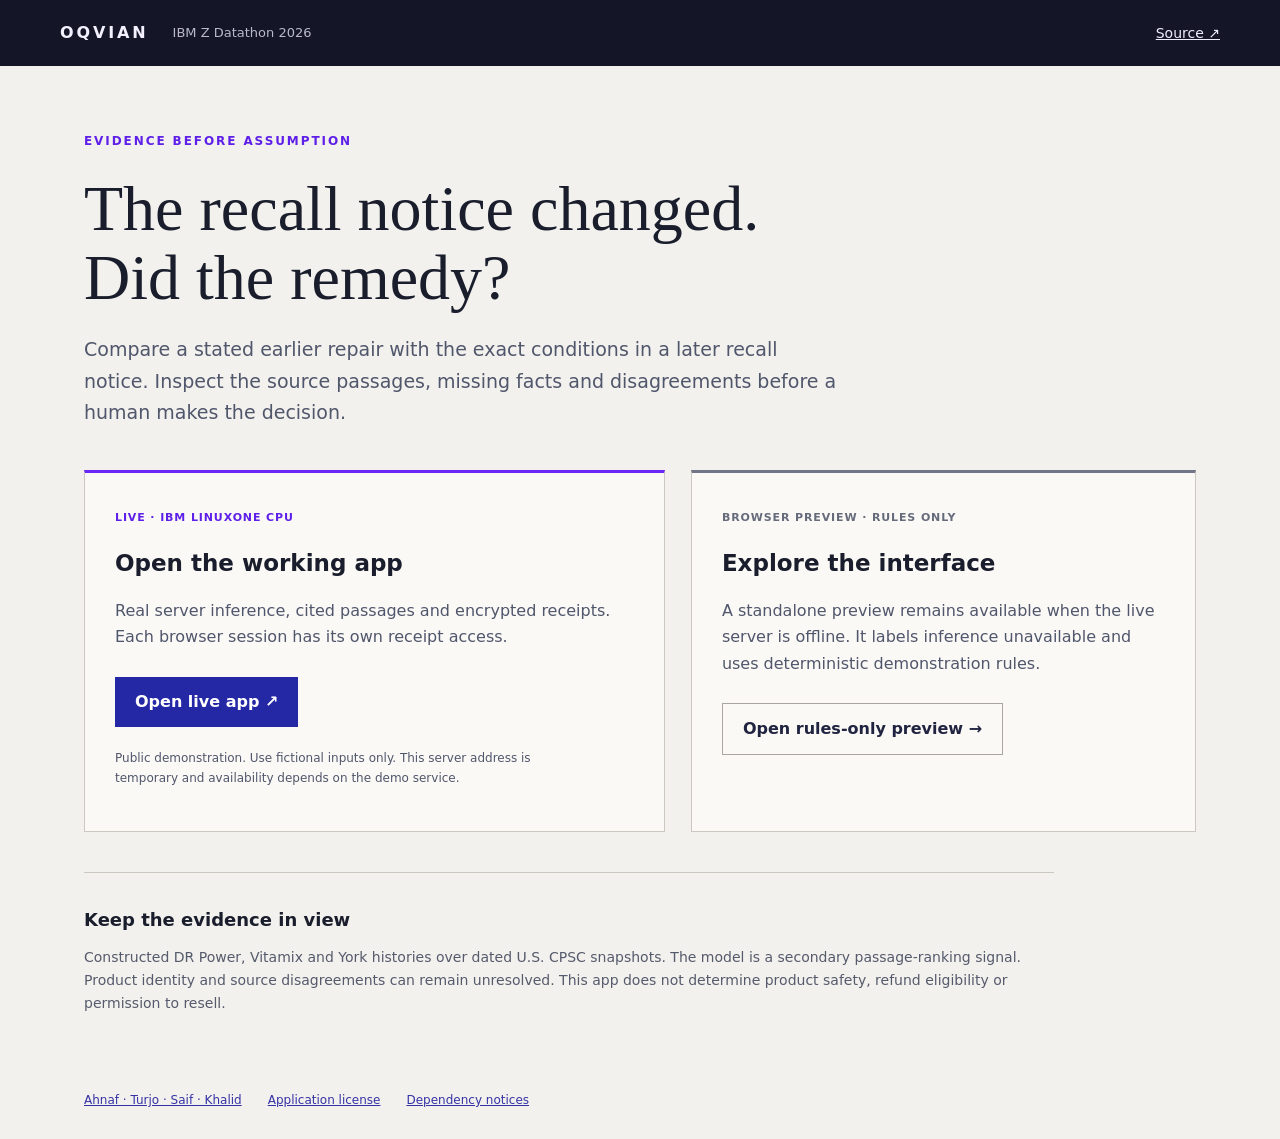
<file: index.html>
<!doctype html><html lang="en"><head><meta charset="utf-8"><meta name="viewport" content="width=device-width, initial-scale=1"><title>OQVIAN · Recall Remedy Review</title><link rel="stylesheet" href="entry.css"></head><body><header><strong>OQVIAN</strong><span>IBM Z Datathon 2026</span><a href="https://github.com/Ahnaf-Code55/oqvian-recall-remedy-review-release">Source ↗</a></header><main><p class="eyebrow">EVIDENCE BEFORE ASSUMPTION</p><h1>The recall notice changed.<br>Did the remedy?</h1><p class="intro">Compare a stated earlier repair with the exact conditions in a later recall notice. Inspect the source passages, missing facts and disagreements before a human makes the decision.</p><section class="choices"><article><span class="tag">LIVE · IBM LINUXONE CPU</span><h2>Open the working app</h2><p>Real server inference, cited passages and encrypted receipts. Each browser session has its own receipt access.</p><a class="button" href="https://webmaster-correct-tin-dev.trycloudflare.com">Open live app ↗</a><p class="small">Public demonstration. Use fictional inputs only. This server address is temporary and availability depends on the demo service.</p></article><article><span class="tag secondary">BROWSER PREVIEW · RULES ONLY</span><h2>Explore the interface</h2><p>A standalone preview remains available when the live server is offline. It labels inference unavailable and uses deterministic demonstration rules.</p><a class="button outline" href="preview/">Open rules-only preview →</a></article></section><section class="limits"><h2>Keep the evidence in view</h2><p>Constructed DR Power, Vitamix and York histories over dated U.S. CPSC snapshots. The model is a secondary passage-ranking signal. Product identity and source disagreements can remain unresolved. This app does not determine product safety, refund eligibility or permission to resell.</p></section></main><footer><a href="https://github.com/Ahnaf-Code55/oqvian-recall-remedy-review-release/blob/main/CONTRIBUTORS.md">Ahnaf · Turjo · Saif · Khalid</a><a href="LICENSE">Application license</a><a href="THIRD-PARTY-LICENSES.txt">Dependency notices</a></footer></body></html>
</file>
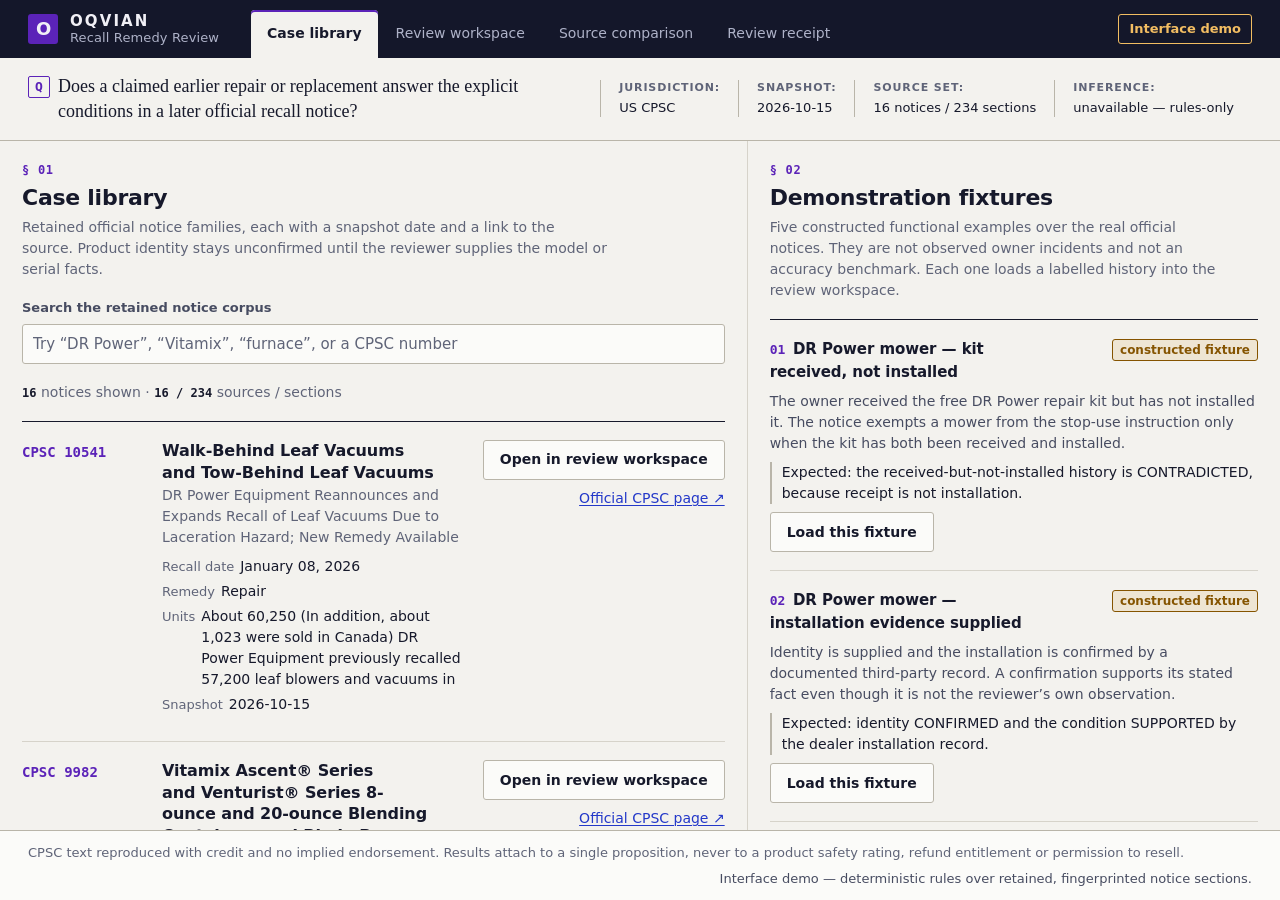
<file: preview/index.html>
<!doctype html>
<html lang="en">
  <head>
    <meta charset="UTF-8" />
    <meta name="viewport" content="width=device-width, initial-scale=1.0" />
    <meta
      name="description"
      content="OQVIAN Recall Remedy Review — does a claimed earlier repair or replacement answer the explicit conditions in a later official recall notice?"
    />
    <title>OQVIAN · Recall Remedy Review</title>
    <script type="module" crossorigin src="./assets/index-BvQ4Pu4I.js"></script>
    <link rel="stylesheet" crossorigin href="./assets/index-B1-gV4VH.css">
  </head>
  <body>
    <div id="root"></div>
  </body>
</html>
</file>
<file: entry.css>
*{box-sizing:border-box}body{margin:0;background:#f2f1ed;color:#191d2c;font:16px/1.65 system-ui,sans-serif}header{background:#141627;color:#f3f1ff;display:flex;align-items:center;gap:24px;padding:20px max(24px,calc((100% - 1160px)/2))}header strong{letter-spacing:.18em}header span{font-size:13px;color:#b9b8cd}header a{margin-left:auto;color:#efecff;font-size:14px}main{max-width:1160px;margin:auto;padding:54px 24px}.eyebrow{font-size:12px;letter-spacing:.16em;color:#5e20e8;font-weight:700}h1{font:clamp(36px,5vw,64px)/1.08 Georgia,serif;margin:22px 0;max-width:950px}.intro{max-width:760px;font-size:19px;color:#50566b}.choices{display:grid;grid-template-columns:1.15fr 1fr;gap:26px;margin-top:42px}article{border:1px solid #cbc8bf;background:#faf9f6;padding:30px;border-top:3px solid #6b27f5}article+article{border-top-color:#717586}.tag{font-size:11px;letter-spacing:.08em;color:#5e20e8;font-weight:750}.secondary{color:#666b7b}h2{font-size:23px;line-height:1.3}article p{color:#50566b}.button{display:inline-block;padding:12px 20px;background:#2428a5;color:white;text-decoration:none;font-weight:700;margin:10px 0}.outline{background:transparent;border:1px solid #a9a6a0;color:#202440}.small{font-size:12px;max-width:440px}.limits{border-top:1px solid #cbc8bf;margin-top:40px;padding-top:20px;max-width:970px}.limits h2{font-size:18px}.limits p{color:#555a6c;font-size:14px}footer{max-width:1160px;margin:auto;padding:8px 24px 28px;display:flex;gap:26px;font-size:12px}a{color:#3532a5}a:focus-visible{outline:3px solid #a88cf0;outline-offset:4px}@media(max-width:700px){header{padding:16px 20px;flex-wrap:wrap;gap:12px}header span{order:3;width:100%}main{padding-top:32px}.choices{grid-template-columns:1fr}article{padding:24px}footer{flex-wrap:wrap}}
</file>
<file: preview/assets/index-B1-gV4VH.css>
:root{--bg:#f3f2ee;--sheet:#fbfbf9;--sheet-2:#eceae4;--ink:#16192b;--ink-2:#474c61;--ink-3:#5f6478;--rule:#d6d3ca;--rule-strong:#b9b5a9;--accent:#2338c9;--accent-soft:#2338c914;--mark:#5b23b8;--mark-fold:#dcd2f2;--cover:#14172a;--cover-ink:#f1f0f6;--cover-ink-2:#aeb2c8;--ok:#1d6b3f;--ok-soft:#1d6b3f14;--warn:#855400;--warn-soft:#c487141f;--danger:#b3261e;--danger-soft:#b3261e12;--info:#22558a;--info-soft:#22558a14;--quote-bg:#fff;--radius:3px;--gap:24px;--ease-out:cubic-bezier(.22, 1, .36, 1);--font-ui:"IBM Plex Sans", "Source Sans 3", "Segoe UI Variable Text", "Segoe UI", system-ui, sans-serif;--font-serif:"Charter", "Bitstream Charter", "Iowan Old Style", "Source Serif 4", "Palatino Linotype", Georgia, serif;--font-mono:"IBM Plex Mono", "JetBrains Mono", "Cascadia Mono", ui-monospace, SFMono-Regular, Consolas, monospace;--lightningcss-light:initial;--lightningcss-dark: ;color-scheme:light}*{box-sizing:border-box}html,body,#root{height:100%}html{-webkit-font-smoothing:antialiased;-moz-osx-font-smoothing:grayscale}body{background:var(--bg);color:var(--ink);font-family:var(--font-ui);margin:0;font-size:15px;line-height:1.5}h1,h2,h3,h4{letter-spacing:-.005em;text-wrap:balance;margin:0;font-weight:600}p,li{text-wrap:pretty;margin:0}a{color:var(--accent);text-underline-offset:2px;text-decoration-thickness:1px}a:hover{text-decoration-thickness:2px}button{font:inherit}:focus-visible{outline:2px solid var(--accent);outline-offset:2px}.mono{font-family:var(--font-mono);font-variant-numeric:tabular-nums;font-size:.86em}::selection{background:#2338c92e}*{scrollbar-width:thin;scrollbar-color:var(--rule-strong) transparent}.app{grid-template-rows:auto auto 1fr auto;grid-template-columns:minmax(0,1fr);height:100%;min-height:100vh;display:grid}.topbar{background:var(--cover);color:var(--cover-ink);align-items:stretch;gap:32px;padding:0 28px;display:flex}.topbar__brand{align-items:center;gap:12px;min-width:0;padding:12px 0;display:flex}.topbar__mark{border-radius:var(--radius);width:30px;height:30px;color:var(--cover-ink);background:var(--mark);letter-spacing:-.06em;flex:none;place-items:center;font-size:18px;font-weight:800;display:grid}.topbar__name{letter-spacing:.14em;font-size:15px;font-weight:700;line-height:1.2}.topbar__sub{letter-spacing:.01em;color:var(--cover-ink-2);font-size:13px;font-weight:400;display:block}.topbar__nav{flex-wrap:wrap;align-items:stretch;gap:2px;padding-top:10px;display:flex}.nav-btn{isolation:isolate;color:var(--cover-ink-2);cursor:pointer;background:0 0;border:0;min-height:46px;padding:0 16px;font-size:14px;font-weight:500;transition-property:color;transition-duration:.15s;position:relative}.nav-btn:after{content:"";z-index:-1;background:var(--bg);box-shadow:inset 0 2px 0 var(--mark);opacity:0;transition-property:opacity,transform;transition-duration:.22s;transition-timing-function:var(--ease-out);border-radius:4px 4px 0 0;position:absolute;inset:0;transform:translateY(6px)}.nav-btn:hover{color:var(--cover-ink)}.nav-btn--active,.nav-btn--active:hover{color:var(--ink);font-weight:600}.nav-btn--active:after{opacity:1;transform:none}.nav-btn:focus-visible{outline-color:var(--cover-ink);outline-offset:-4px}.nav-btn--active:focus-visible{outline-color:var(--accent)}.topbar__meta{align-items:center;gap:10px;margin-left:auto;display:flex}.mode-badge{color:#f2bd62;border-radius:var(--radius);white-space:nowrap;border:1px solid;padding:4px 10px;font-size:13px;font-weight:600}.mode-badge--live{color:#8fd8ab}.statusstrip{background:var(--bg);border-bottom:1px solid var(--rule-strong);color:var(--ink-3);flex-wrap:wrap;align-items:center;gap:12px 32px;padding:16px 28px;font-size:13px;display:flex}.statusstrip__question{font-family:var(--font-serif);color:var(--ink);text-wrap:pretty;max-width:60ch;padding-left:30px;font-size:18px;line-height:1.4;position:relative}.statusstrip__question:before{content:"Q" / "";font-family:var(--font-mono);text-align:center;width:20px;color:var(--mark);border:1px solid;border-radius:2px;font-size:13px;font-weight:700;line-height:20px;position:absolute;top:.18em;left:0}.statusstrip__facts{font-variant-numeric:tabular-nums;flex-wrap:wrap;row-gap:8px;margin-left:auto;display:flex}.statusstrip__facts>span{border-left:1px solid var(--rule-strong);color:var(--ink);white-space:nowrap;flex-direction:column;gap:1px;padding:0 18px;font-weight:500;display:flex}.statusstrip__key{letter-spacing:.08em;text-transform:uppercase;color:var(--ink-3);font-size:11px;font-weight:600}.main{min-height:0;overflow:auto}@keyframes enter{0%{opacity:0;transform:translateY(6px)}}.screen{animation:enter .28s var(--ease-out) both;grid-template-columns:minmax(0,1.4fr) minmax(0,1fr);align-items:start;gap:0;display:grid}.screen--sources,.screen--receipt{grid-template-columns:minmax(0,1fr) minmax(0,1.15fr)}.workspace{min-height:100%;animation:enter .28s var(--ease-out) both;grid-template-columns:minmax(280px,320px) minmax(0,1fr) minmax(300px,400px);display:grid}.panel,.pane{flex-direction:column;gap:18px;min-width:0;padding:28px;display:flex}.screen>.pane+.pane{border-left:1px solid var(--rule);min-height:100%}.panel--inputs{border-right:1px solid var(--rule)}.panel--result{background:var(--sheet)}.panel--evidence{border-left:1px solid var(--rule);background:var(--sheet-2)}.panel__head,.pane__head{flex-direction:column;gap:6px;display:flex}.panel__head h2,.pane__head h2{letter-spacing:-.012em;font-size:22px;line-height:1.25}.screen,.workspace{counter-reset:section}.panel__head,.pane__head{counter-increment:section}.panel__head h2:before,.pane__head h2:before{content:"§ " counter(section, decimal-leading-zero) / "";font-family:var(--font-mono);letter-spacing:.06em;color:var(--mark);margin-bottom:6px;font-size:12px;font-weight:600;display:block}.pane__head .receipt-actions{margin-top:6px}.panel__lede,.pane__lede{color:var(--ink-3);max-width:68ch;font-size:14px}.panel--result .panel__lede{font-family:var(--font-serif);color:var(--ink);font-size:18px;line-height:1.45}.panel--result>.panel__head{border-bottom:1px solid var(--rule);padding-bottom:18px}.btn{border-radius:var(--radius);border:1px solid var(--rule-strong);background:var(--sheet);min-height:40px;color:var(--ink);cursor:pointer;justify-content:center;align-items:center;padding:8px 16px;font-size:14px;font-weight:600;transition-property:background-color,border-color,transform;transition-duration:.15s;transition-timing-function:ease-out;display:inline-flex}.btn:hover{border-color:var(--ink)}.btn:active:not(:disabled){transform:scale(.97)}.btn:disabled{cursor:progress;color:var(--ink-3);border-style:dashed}.btn--primary{background:var(--accent);border-color:var(--accent);color:#fff}.btn--primary:hover{background:#1a2ba3;border-color:#1a2ba3}.btn--primary:disabled{background:var(--accent-soft);border-color:var(--accent);color:var(--accent)}.btn--ghost{background:0 0}.btn--lg{min-height:48px;padding:10px 22px;font-size:15px}.link{font-size:14px}.link-button{color:var(--accent);cursor:pointer;font-family:var(--font-mono);text-align:left;text-underline-offset:2px;background:0 0;border:none;padding:4px 0;font-size:13px;text-decoration:underline}.tag{border-radius:var(--radius);white-space:nowrap;vertical-align:1px;border:1px solid;padding:1px 7px;font-size:12px;font-weight:600;display:inline-block}.tag--fixture{color:var(--warn);background:var(--warn-soft)}.tag--eligible{color:var(--ok)}.tag--context{color:var(--ink-3)}.chip{border-radius:var(--radius);background:var(--sheet);border:1px solid;place-self:flex-start start;align-items:center;gap:8px;padding:3px 10px 3px 4px;font-size:14px;font-weight:600;display:inline-flex}.chip__glyph{color:#fff;background:var(--tone,var(--ink-3));border-radius:2px;place-items:center;width:20px;height:20px;font-size:13px;font-weight:700;display:grid}.chip--ok{--tone:var(--ok);color:var(--ok);background:var(--ok-soft)}.chip--warn{--tone:var(--warn);color:var(--warn);background:var(--warn-soft)}.chip--danger{--tone:var(--danger);color:var(--danger);background:var(--danger-soft)}.chip--info{--tone:var(--info);color:var(--info);background:var(--info-soft)}.chip--neutral{--tone:var(--ink-3);color:var(--ink-3)}.banner{background:var(--sheet);border-left:4px solid;flex-direction:column;gap:4px;padding:12px 16px;display:flex}.banner__title{font-size:15px;font-weight:700}.banner__body{color:var(--ink-2);max-width:72ch;font-size:14px}.banner--warn{border-color:var(--warn);background:var(--warn-soft)}.banner--warn .banner__title{color:var(--warn)}.banner--danger{border-color:var(--danger);background:var(--danger-soft)}.banner--danger .banner__title{color:var(--danger)}.banner--neutral{border-color:var(--rule-strong)}.banner--neutral .banner__title{color:var(--ink-2)}.banner--info{border-color:var(--info);background:var(--info-soft)}.banner--info .banner__title{color:var(--info)}.field{flex-direction:column;gap:6px;min-width:0;display:flex}.field--grow{flex:1}.field__label{color:var(--ink-2);font-size:13px;font-weight:600}.input{background:var(--sheet);border:1px solid var(--rule-strong);border-radius:var(--radius);width:100%;min-height:40px;color:var(--ink);resize:vertical;padding:8px 10px;font-family:inherit;font-size:15px;transition-property:border-color,box-shadow;transition-duration:.15s}.input:hover{border-color:var(--ink-3)}.input:focus-visible{border-color:var(--accent);box-shadow:0 0 0 2px var(--accent);outline:2px solid #0000}.input::placeholder{color:var(--ink-3);opacity:1}select.input{cursor:pointer;appearance:none;background-image:linear-gradient(45deg, transparent 50%, var(--ink-2) 50%), linear-gradient(135deg, var(--ink-2) 50%, transparent 50%);text-overflow:ellipsis;background-position:calc(100% - 16px) 52%,calc(100% - 11px) 52%;background-repeat:no-repeat;background-size:5px 5px,5px 5px;padding-right:30px}.field-row{flex-wrap:wrap;align-items:flex-end;gap:12px;display:flex}.fieldset{border:0;border-top:1px solid var(--rule);flex-direction:column;gap:14px;margin:0;padding:16px 0 0;display:flex}.fieldset legend{float:left;width:100%;color:var(--ink);margin-bottom:2px;padding:0;font-size:15px;font-weight:700}.fact{border-left:2px solid var(--rule-strong);flex-direction:column;gap:8px;padding-left:12px;display:flex}.fact:focus-within{border-left-color:var(--accent)}.fact__label{font-size:14px;font-weight:600}.fact__controls{grid-template-columns:1fr 1.2fr;gap:8px;display:grid}.fact__controls .field__label{color:var(--ink-3);font-weight:500}.fact__hint{color:var(--ink-3);font-size:13px}.run-row{background:linear-gradient(to bottom, transparent, var(--bg) 30%);align-items:center;gap:14px;margin-bottom:-14px;padding:14px 0;display:flex;position:sticky;bottom:0}.hint{color:var(--ink-3);font-size:13px}.hint--warn{color:var(--warn);font-weight:600}.hint--warn:before{content:"! "}.inline-note{color:var(--ink-2);border:1px dashed var(--warn);border-radius:var(--radius);padding:10px 12px;font-size:14px}.footnote{color:var(--ink-3);font-size:13px}.empty{color:var(--ink-3);padding:8px 0;font-size:14px}@keyframes sweep{0%{transform:translate(-100%)}to{transform:translate(250%)}}.loading{color:var(--accent);padding-bottom:8px;font-size:14px;position:relative;overflow:hidden}.loading:after{content:"";background:var(--accent);width:40%;height:2px;animation:sweep 1.1s var(--ease-out) infinite;position:absolute;bottom:0;left:0}.register__count{color:var(--ink-3);font-variant-numeric:tabular-nums;font-size:14px}.register__count .mono{color:var(--ink);font-weight:600}.notice-grid{border-top:1px solid var(--ink);flex-direction:column;display:flex}.notice-card{border-bottom:1px solid var(--rule);grid-template-columns:7.5rem minmax(0,1fr) auto;grid-template-areas:"id head foot""id meta foot""id note foot";gap:8px 20px;padding:18px 0;transition:background-color .15s;display:grid}.notice-card:hover{background:#ffffff8c;box-shadow:-12px 0 #ffffff8c,12px 0 #ffffff8c}.notice-card__id{font-family:var(--font-mono);color:var(--mark);white-space:nowrap;grid-area:id;padding-top:2px;font-size:14px;font-weight:600}.notice-card__head{flex-direction:column;grid-area:head;gap:2px;display:flex}.notice-card__head h3{font-size:16px;line-height:1.35}.notice-card__title{color:var(--ink-3);font-size:14px}.notice-card__meta{flex-wrap:wrap;grid-area:meta;gap:4px 22px;margin:0;display:flex}.notice-card__meta>div{align-items:baseline;gap:6px;display:flex}.notice-card__meta dt{color:var(--ink-3);font-size:13px}.notice-card__meta dd{font-variant-numeric:tabular-nums;margin:0;font-size:14px}.notice-card__note{color:var(--warn);border-left:2px solid var(--warn);grid-area:note;padding-left:10px;font-size:13px}.notice-card__foot{flex-direction:column;grid-area:foot;align-items:flex-end;gap:8px;display:flex}.fixture-list{border-top:1px solid var(--ink);counter-reset:fixture;flex-direction:column;margin:0;padding:0;list-style:none;display:flex}.fixture{counter-increment:fixture;border-bottom:1px solid var(--rule);flex-direction:column;gap:8px;padding:18px 0;display:flex}.fixture__head{justify-content:space-between;align-items:baseline;gap:12px;display:flex}.fixture__head h3{font-size:15px}.fixture__head h3:before{content:counter(fixture, decimal-leading-zero) " ";font-family:var(--font-mono);color:var(--mark);font-variant-numeric:tabular-nums;font-size:13px;font-weight:700}.fixture__summary{color:var(--ink-2);font-size:14px}.fixture__expected{color:var(--ink);border-left:2px solid var(--rule-strong);padding-left:10px;font-size:14px}.fixture .btn{align-self:flex-start}.result{flex-direction:column;gap:0;transition-property:opacity,filter;transition-duration:.2s;display:flex}.result>*,.live-receipt>*{animation:enter .32s var(--ease-out) both}.result>:nth-child(2){animation-delay:50ms}.result>:nth-child(3){animation-delay:.1s}.result>:nth-child(4){animation-delay:.15s}.result>:nth-child(5){animation-delay:.2s}.result>:nth-child(6){animation-delay:.25s}.result>:nth-child(n+7){animation-delay:.3s}.result--obsolete{opacity:.55;filter:grayscale(.8)}.result--obsolete .result__headline .chip{text-decoration:line-through;text-decoration-thickness:2px}.result__headline{flex-direction:column;gap:10px;padding-bottom:22px;display:flex}.result__headline+.block{border-top:2px solid var(--ink)}.result__headline .chip{letter-spacing:-.01em;border-width:2px;gap:12px;padding:7px 18px 7px 8px;font-size:22px}.result__headline .chip__glyph{width:28px;height:28px;font-size:17px}.result__context{color:var(--ink-3);font-size:13px;font-family:var(--font-mono);font-variant-numeric:tabular-nums}.block{border-top:1px solid var(--rule);grid-template-columns:9.5rem minmax(0,1fr);align-items:start;gap:10px 20px;padding:18px 0;display:grid}.block>*{grid-column:2}.block>h3{letter-spacing:.08em;text-transform:uppercase;color:var(--ink);grid-area:1/1;padding-top:5px;font-size:12px;font-weight:700}.block__note{color:var(--ink-2);max-width:68ch;font-size:15px}.reasons{color:var(--ink-2);flex-direction:column;gap:6px;max-width:72ch;margin:0;padding-left:18px;font-size:15px;display:flex}.reasons li::marker{color:var(--ink-3)}.kv{grid-template-columns:8.5rem minmax(0,1fr);gap:12px;font-size:15px;display:grid}.kv__key{color:var(--ink-3);font-size:14px}.kv__value{color:var(--ink);overflow-wrap:anywhere}.missing{border-left:3px solid var(--warn);background:var(--warn-soft);padding:12px 14px}.missing h4{color:var(--warn);margin-bottom:6px;font-size:14px}.missing ul{color:var(--ink);flex-direction:column;gap:4px;margin:0;padding-left:0;font-size:15px;list-style:none;display:flex}.missing li:before{content:"? ";color:var(--warn);font-weight:700}.alert-list{flex-direction:column;gap:8px;margin:0;padding:0;list-style:none;display:flex}.alert{color:var(--ink-2);border-left:3px solid;grid-template-columns:5.5rem minmax(0,1fr);align-items:baseline;gap:12px;padding-left:10px;font-size:15px;display:grid}.alert__kind{white-space:nowrap;font-size:13px;font-weight:700}.alert--warn{border-color:var(--warn)}.alert--warn .alert__kind{color:var(--warn)}.alert--danger{border-color:var(--danger)}.alert--danger .alert__kind{color:var(--danger)}.alert--info{border-color:var(--info)}.alert--info .alert__kind{color:var(--info)}.alert--neutral{border-color:var(--rule-strong)}.alert--neutral .alert__kind{color:var(--ink-3)}.alert--ok{border-color:var(--ok)}.alert--ok .alert__kind{color:var(--ok)}.questions{font-family:var(--font-serif);color:var(--ink);flex-direction:column;gap:8px;max-width:68ch;margin:0;padding-left:22px;font-size:16px;display:flex}.questions li::marker{color:var(--warn);font-family:var(--font-ui);font-weight:700}.block--meta .kv,.block--meta .kv__value{color:var(--ink-2);font-size:14px}.live-receipt{flex-direction:column;gap:12px;font-size:15px;display:flex}.live-receipt>h3{border-top:1px solid var(--rule);padding-top:14px;font-size:16px}.live-receipt .block{flex-direction:column;display:flex}.live-receipt .block h4{font-size:16px}.live-receipt blockquote,.screen--sources .block>p:first-of-type{font-family:var(--font-serif);margin:0;font-size:16px;line-height:1.6}.passage-stack{flex-direction:column;gap:18px;display:flex}.passage-stack>*{animation:enter .36s var(--ease-out) both;animation-delay:.14s}.passage-stack>:nth-child(2){animation-delay:.2s}.passage-stack>:nth-child(n+3){animation-delay:.26s}.passage{--fold:18px;background:var(--quote-bg);color:var(--ink);border:1px solid var(--rule);border-top:3px solid var(--ink);clip-path:polygon(0 0, calc(100% - var(--fold)) 0, 100% var(--fold), 100% 100%, 0 100%);margin:0;position:relative;box-shadow:0 1px 2px #16192b0f}.passage:after{content:"";width:var(--fold);height:var(--fold);background:var(--mark-fold);clip-path:polygon(0 0,0 100%,100% 100%);pointer-events:none;position:absolute;top:-3px;right:-1px}article.passage{overflow-wrap:anywhere;flex-direction:column;gap:6px;padding:14px 16px;font-size:13px;display:flex}article.passage>blockquote{border-top:1px solid var(--rule);font-family:var(--font-serif);overflow-wrap:normal;margin:8px 0 0;padding-top:12px;font-size:16px;line-height:1.6}.passage__head{border-bottom:1px solid var(--rule);flex-wrap:wrap;align-items:baseline;gap:4px 10px;padding:10px 16px;display:flex}.passage__role{color:var(--ink);font-size:13px;font-weight:700}.passage__role:first-letter{text-transform:uppercase}.passage__label{color:var(--ink-3);font-size:13px}.passage__caption{color:var(--ink-3);margin-left:auto;font-size:13px}.passage__body{font-family:var(--font-serif);white-space:pre-wrap;hanging-punctuation:first;margin:0;padding:16px 18px;font-size:16px;line-height:1.6}.passage--compact .passage__body{font-size:15px}.passage__provenance{border-top:1px dashed var(--rule);font-family:var(--font-mono);color:var(--ink-3);font-variant-numeric:tabular-nums;flex-wrap:wrap;gap:2px 14px;padding:10px 16px;font-size:12px;display:flex}.passage__provenance a{font-weight:600}.compare{border:1px solid var(--rule);background:var(--quote-bg);grid-template-columns:1fr 1fr;display:grid}.compare__col{flex-direction:column;gap:10px;min-width:0;padding:16px 18px;display:flex}.compare__col+.compare__col{border-left:1px solid var(--rule)}.compare__col--conflict{background:repeating-linear-gradient(-45deg, transparent 0 9px, var(--danger-soft) 9px 11px);box-shadow:inset 3px 0 0 var(--danger)}.compare__col h3{color:var(--ink-2);font-size:14px}.compare__text{font-family:var(--font-serif);color:var(--ink);font-size:16px;line-height:1.6}.compare__prov{font-family:var(--font-mono);color:var(--ink-3);font-size:12px}.disclosure{border-top:1px solid var(--rule);border-bottom:1px solid var(--rule)}.disclosure>summary{cursor:pointer;min-height:44px;color:var(--ink-2);padding:12px 0;font-size:14px;font-weight:600}.disclosure>summary:hover{color:var(--ink)}.disclosure>:not(summary){margin:0;padding:0 0 14px}.fingerprint{flex-direction:column;margin:0;display:flex}.fingerprint>div{border-bottom:1px solid var(--rule);grid-template-columns:11rem minmax(0,1fr);gap:16px;padding:8px 0;display:grid}.fingerprint>div:last-child{border-bottom:none}.fingerprint dt{color:var(--ink-3);font-size:13px}.fingerprint dd{overflow-wrap:anywhere;margin:0;font-size:14px}.pane>h3{padding-top:8px;font-size:16px}.section-table,.receipt-table{border-collapse:collapse;font-variant-numeric:tabular-nums;width:100%;font-size:14px}.section-table th,.receipt-table th{text-align:left;color:var(--ink-3);border-bottom:1px solid var(--ink);white-space:nowrap;padding:8px 10px 8px 0;font-size:13px;font-weight:600}.section-table td,.receipt-table td{border-bottom:1px solid var(--rule);vertical-align:top;overflow-wrap:anywhere;padding:10px 10px 10px 0}.section-table__id{color:var(--ink);font-weight:600;display:block}.section-table__label{color:var(--ink-3);font-size:13px;display:block}.receipt-table__row--active{background:var(--accent-soft);box-shadow:inset 3px 0 0 var(--accent)}.receipt-table__row--active td:first-child{padding-left:10px}.receipt-table td:first-child,.receipt-table td:nth-child(3),.receipt-table td:nth-child(4){white-space:nowrap}.receipt-actions{flex-wrap:wrap;align-items:center;gap:10px;display:flex}.fact-list{flex-direction:column;gap:4px;margin:0;padding-left:18px;font-size:14px;display:flex}.json{background:var(--sheet);border:1px solid var(--rule);max-height:360px;font-family:var(--font-mono);color:var(--ink-2);white-space:pre;padding:12px;font-size:12px;overflow:auto}.footbar{border-top:1px solid var(--rule-strong);background:var(--sheet);color:var(--ink-3);flex-wrap:wrap;align-items:baseline;gap:6px 24px;padding:12px 28px;font-size:13px;display:flex}.footbar__meta{color:var(--ink-2);margin-left:auto}@media (width<=1280px){.workspace{grid-template-columns:280px minmax(0,1fr) 320px}.panel,.pane{padding:22px}.block{grid-template-columns:1fr}.block>*,.block>h3{grid-area:auto/1}}@media (width<=1080px){.topbar{gap:16px;padding:0 20px}.statusstrip,.footbar{padding-left:20px;padding-right:20px}.nav-btn{padding:0 8px}.topbar__sub{display:none}.workspace{grid-template-columns:280px minmax(0,1fr)}.panel--evidence{border-left:0;border-top:1px solid var(--rule);grid-column:2}}@media (width<=760px){body,.input{font-size:16px}.topbar{flex-wrap:wrap;padding:0 16px}.topbar__nav{border-top:1px solid #ffffff1f;order:3;grid-template-columns:repeat(2,minmax(0,1fr));gap:4px;width:100%;padding:6px 0 8px;display:grid}.nav-btn{text-align:left;min-height:44px}.nav-btn:after{border-radius:var(--radius)}.statusstrip__facts{grid-template-columns:repeat(2,minmax(0,1fr));gap:10px 16px;width:100%;display:grid}.statusstrip__facts>span{white-space:normal;padding:0 0 0 10px}.footbar{padding-top:8px;padding-bottom:8px;font-size:12px}.statusstrip,.footbar{padding-left:16px;padding-right:16px}.statusstrip__facts{margin-left:0}.workspace,.screen,.screen--sources,.screen--receipt{grid-template-columns:minmax(0,1fr)}.panel--inputs{border-right:0;border-bottom:1px solid var(--rule)}.panel--evidence{grid-column:auto}.screen>.pane+.pane{border-left:0;border-top:1px solid var(--rule)}.panel,.pane{padding:20px 16px}.run-row{margin-bottom:0;position:static}.notice-card{grid-template-columns:1fr;grid-template-areas:"id""head""meta""note""foot"}.notice-card__foot{flex-flow:wrap;align-items:center}.compare{grid-template-columns:1fr}.compare__col+.compare__col{border-left:0;border-top:1px solid var(--rule)}.fingerprint>div,.kv,.alert{grid-template-columns:1fr;gap:2px}.section-table,.receipt-table{display:block;overflow-x:auto}}@media (prefers-reduced-motion:reduce){*,:before,:after{transition:none!important;animation:none!important}}@media print{body{color:#000;background:#fff}.topbar,.statusstrip,.footbar,.panel--inputs,.panel--evidence,.receipt-actions{display:none!important}.workspace,.screen{animation:none;display:block}.panel,.pane{color:#000;background:#fff}}
</file>
